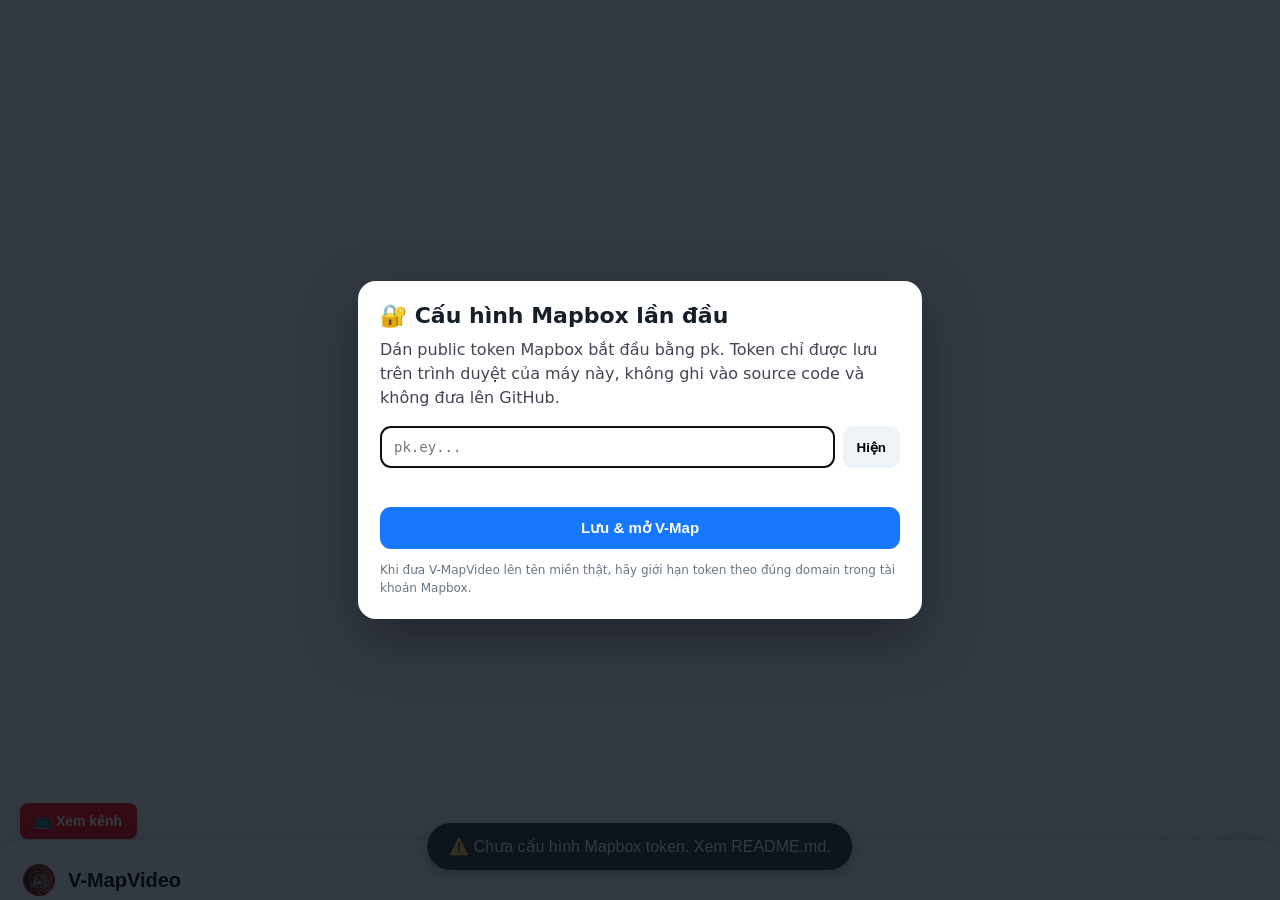
<file: index.html>
<!DOCTYPE html>
<html lang="vi">
<head>
    <!-- V-MAPVIDEO V29.3 SAFE SATELLITE PRELOAD — V28 GPS behavior preserved -->
    <meta charset="utf-8" />
    <title>V-MapVideo | V29.3 Safe Satellite Preload</title>
    <meta name="viewport" content="width=device-width, initial-scale=1.0, user-scalable=no, viewport-fit=cover">
    <meta name="apple-mobile-web-app-capable" content="yes">
    <meta name="apple-mobile-web-app-status-bar-style" content="black-translucent">
    <meta name="apple-mobile-web-app-title" content="V-MapVideo">
    <link rel="apple-touch-icon" href="apple-touch-icon.png">
    <meta http-equiv="Cache-Control" content="max-age=3600">
    <meta name="theme-color" content="#3386c0">
    <link rel="icon" href="logo.png" type="image/png">
    <meta name="description" content="Khám phá Sài Gòn qua video flycam sống động. Tìm đường, khám phá địa điểm và trải nghiệm thành phố từ một góc nhìn hoàn toàn mới.">
    <meta property="og:type" content="website">
    <meta property="og:url" content="https://your-domain.com/v-mapvideo/">
    <meta property="og:title" content="V-MapVideo | Khám phá Sài Gòn qua Flycam">
    <meta property="og:description" content="Tìm đường, khám phá địa điểm và trải nghiệm thành phố từ một góc nhìn hoàn toàn mới.">
    <meta property="og:image" content="https://your-domain.com/v-mapvideo/preview.jpg">
    <meta property="twitter:card" content="summary_large_image">
    <meta property="twitter:url" content="https://your-domain.com/v-mapvideo/">
    <meta property="twitter:title" content="V-MapVideo | Khám phá Sài Gòn qua Flycam">
    <meta property="twitter:description" content="Tìm đường, khám phá địa điểm và trải nghiệm thành phố từ một góc nhìn hoàn toàn mới.">
    <meta property="twitter:image" content="https://your-domain.com/v-mapvideo/preview.jpg">
    <link href="https://api.mapbox.com/mapbox-gl-js/v3.29.0/mapbox-gl.css" rel="stylesheet">
    <link href="https://api.mapbox.com/mapbox-gl-js/plugins/mapbox-gl-directions/v4.1.1/mapbox-gl-directions.css" rel="stylesheet">
    <link rel="stylesheet" href="style.css?v=29s">
    <link rel="stylesheet" href="mobile-patch.css?v=28e">
</head>
<body>
    <div id="toast-message"></div>
    <div id="loader" class="loader-overlay"><div class="loader-spinner"></div></div>
    <div class="map-container" id="mapContainer">
        <div class="top-bar" id="directions-container"></div>
        <div id="map"></div>
        <div id="custom-popup" class="custom-popup">
            <img id="flycam-icon" src="DRONE.png" alt="Flycam Icon">
            <div id="custom-popup-content"></div>
        </div>
        <div id="ripple-effect"></div>
        <div class="youtube-links-overlay">
            <a href="https://youtube.com/@dunguyen-r3v" target="_blank" rel="noopener noreferrer">📺 Xem kênh</a>
            <a href="https://www.youtube.com/@dunguyen-r3v?sub_confirmation=1" target="_blank" rel="noopener noreferrer">🔔 Đăng ký</a>
        </div>
        <div id="showDirectionsBtnWrapper" class="fab-btn-wrapper">
            <button class="fab-btn" id="showDirectionsBtn" aria-label="Tìm đường">
                <svg width="24" height="24" viewBox="0 0 24 24" fill="white"><path d="M22.43 10.59 13.41 1.57c-.79-.79-2.05-.79-2.84 0L1.57 10.59c-.79-.79-.79 2.05 0 2.84l9.02 9.02c.79.79 2.05.79 2.84 0l9.02-9.02c.78-.79.78-2.05-.02-2.84zM12 17.5c-.83 0-1.5-.67-1.5-1.5s.67-1.5 1.5-1.5 1.5.67 1.5 1.5-.67 1.5-1.5 1.5zm1.5-4.5H12v-1h1.5V9h-3v6h1.5v-2z"></path></svg>
            </button>
        </div>
        <div id="locateUserBtnWrapper" class="fab-btn-wrapper">
            <button class="fab-btn" id="locateUserBtn" aria-label="Định vị của bạn">
                <svg width="24" height="24" viewBox="0 0 24 24" fill="#3386c0"><path d="M12 8c-2.21 0-4 1.79-4 4s1.79 4 4 4 4-1.79 4-4-1.79-4-4-4zm8.94 3c-.46-4.17-3.77-7.48-7.94-7.94V1h-2v2.06C6.83 3.52 3.52 6.83 3.06 11H1v2h2.06c.46 4.17 3.77 7.48 7.94 7.94V23h2v-2.06c4.17-.46 7.48-3.77 7.94-7.94H23v-2h-2.06zM12 19c-3.87 0-7-3.13-7-7s3.13 7 7 7 7-3.13 7-7-3.13-7-7-7z"></path></svg>
            </button>
        </div>
        <div id="toggle3DBtnWrapper" class="fab-btn-wrapper">
            <button class="fab-btn" id="toggleSatelliteBtn" type="button" aria-label="Chuyển sang bản đồ vệ tinh" aria-pressed="false" title="Bản đồ vệ tinh" disabled>🛰️</button>
            <button class="fab-btn" id="toggle3DBtn" type="button" aria-label="Chuyển đổi 2D/3D">3D</button>
        </div>
        <div class="bottom-panel" id="bottomPanel">
            <div class="panel-header">
                <div class="panel-handle"></div>
                <div class="logo"><img src="logo.png" alt="Logo V-MapVideo" style="width: 32px; height: 32px; border-radius: 50%; margin-right: 10px; background: white; padding: 3px;"><h2 style="margin: 0; font-size: 20px;">V-MapVideo</h2></div>
            </div>
            <div class="panel-content">
                <div class="section-title">Khám phá các địa điểm</div>
                <div class="search-bar-container"><input type="text" id="searchInput" placeholder="🔎 Tìm nhanh địa điểm..."></div>
                <div id="locationsList"></div>
                <div class="section-title">Điều khiển lộ trình</div>
                <div class="controls-grid">
                    <button id="clearRouteBtn">❌ Xóa tuyến</button>
                    <a class="tool-link-btn" href="gps-timeline-tool.html" target="_blank" rel="noopener noreferrer">🧭 Công cụ GPS → Timeline</a>
                </div>
            </div>
        </div>
    </div>
    <!-- V29 complete: first-run token setup stored only in this browser. -->
    <script src="mapbox-token-runtime.js?v=29c"></script>
    <script src="https://api.mapbox.com/mapbox-gl-js/v3.29.0/mapbox-gl.js"></script>
    <script src="https://api.mapbox.com/mapbox-gl-js/plugins/mapbox-gl-directions/v4.1.1/mapbox-gl-directions.js"></script>
    <script src="route-video-config.js?v=28e"></script>
    <script src="gps-video-library.js?v=28e"></script>
    <script src="security-patch.js?v=28e"></script>
    <script src="vmap-runtime-bridge.js?v=28e"></script>
    <script src="script.js?v=29s"></script>
    <script src="satellite-layer-toggle.js?v=293p"></script>
    <script src="gps-route-overlay.js?v=28e"></script>
</body>
</html>
</file>
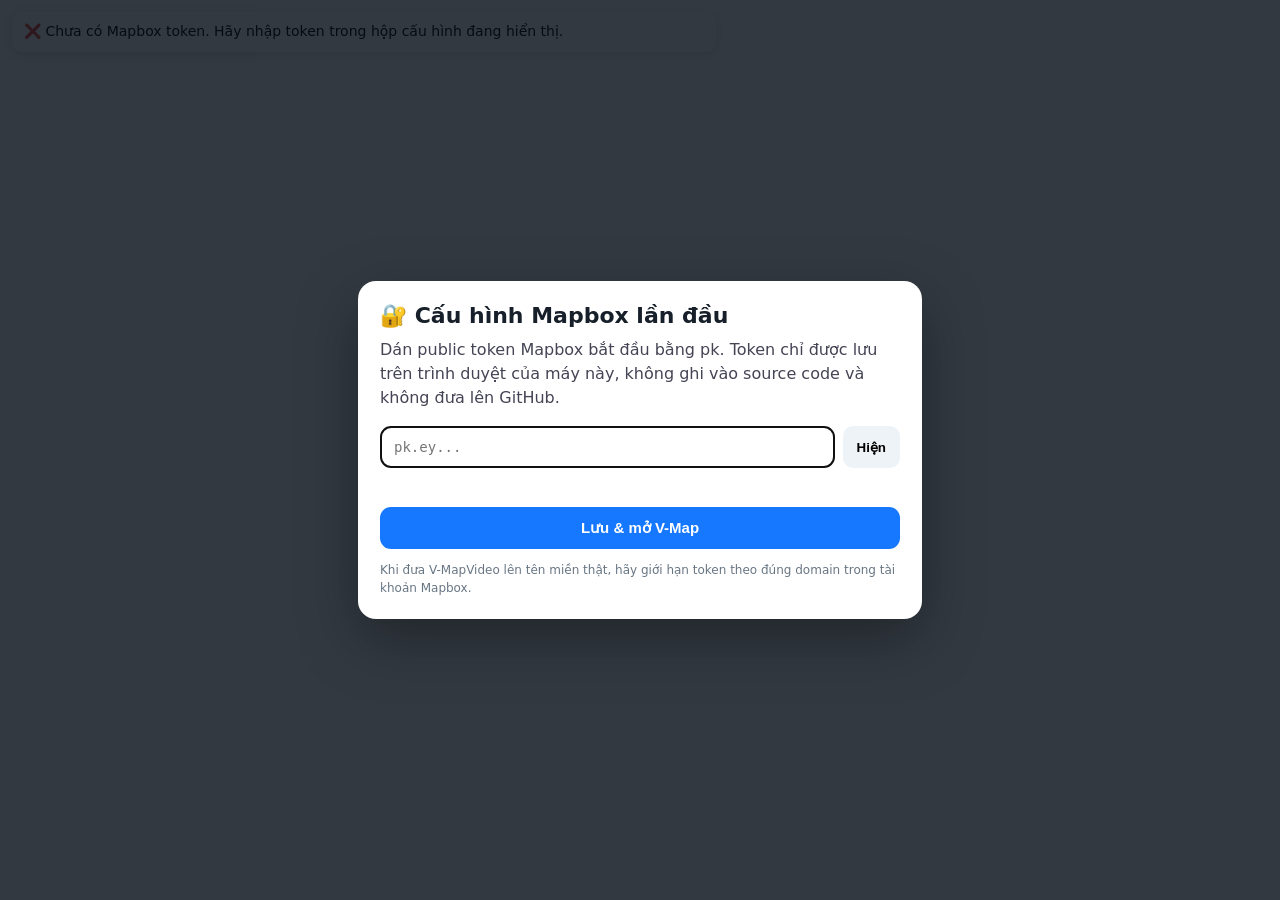
<file: gps-route-test.html>
<!doctype html>
<html lang="vi">
<head>
  <meta charset="utf-8" />
  <meta name="viewport" content="width=device-width,initial-scale=1,viewport-fit=cover" />
  <title>V-MapVideo GPS Route Test</title>
  <link href="https://api.mapbox.com/mapbox-gl-js/v3.29.0/mapbox-gl.css" rel="stylesheet" />
  <script src="https://api.mapbox.com/mapbox-gl-js/v3.29.0/mapbox-gl.js"></script>
  <style>
    html,body,#map{margin:0;width:100%;height:100%;height:100dvh}
    .status{position:absolute;z-index:5;top:12px;left:12px;right:12px;max-width:680px;background:#fff;padding:10px 12px;border-radius:10px;font:14px/1.4 system-ui;box-shadow:0 2px 12px #0002}
    .route-video-popup{font:13px/1.4 system-ui;min-width:280px}.route-video-popup iframe{width:100%;aspect-ratio:16/9;border:0;margin-top:8px}.route-video-popup a{display:block;margin-top:8px}
  </style>
</head>
<body>
  <div id="map"></div>
  <div id="status" class="status">Đang tải tuyến GPS…</div>
<script src="mapbox-token-runtime.js?v=29c"></script>
<script>
const statusEl=document.getElementById('status');
const configuredToken=typeof window.VMAP_MAPBOX_TOKEN==='string'?window.VMAP_MAPBOX_TOKEN.trim():'';
if(!configuredToken.startsWith('pk.')){
  statusEl.textContent='❌ Chưa có Mapbox token. Hãy nhập token trong hộp cấu hình đang hiển thị.';
  throw new Error('Thiếu window.VMAP_MAPBOX_TOKEN trong mapbox-token.js');
}
mapboxgl.accessToken=configuredToken;
const TEST_VIDEO_ID='J5nzuOoTjMA';
const map=new mapboxgl.Map({container:'map',style:'mapbox://styles/taladu/cml928jj3004c01s95ns59gwa',center:[106.8049058,10.8295125],zoom:16});
function coordsOf(p){return Array.isArray(p.coords)?[+p.coords[0],+p.coords[1]]:[+p.lng,+p.lat]}
function rawTime(p){return Math.max(0,Number(p.tRaw??p.rawTime??p.t??p.time??0)||0)}
function hav(a,b){const R=6371000,r=d=>d*Math.PI/180,dLat=r(b[1]-a[1]),dLng=r(b[0]-a[0]),l1=r(a[1]),l2=r(b[1]);const h=Math.sin(dLat/2)**2+Math.cos(l1)*Math.cos(l2)*Math.sin(dLng/2)**2;return 2*R*Math.asin(Math.sqrt(h))}
function fmt(s){s=Math.floor(Math.max(0,s));return `${Math.floor(s/60)}:${String(s%60).padStart(2,'0')}`}
async function init(){
  const res=await fetch('route-videos.json',{cache:'no-store'}); if(!res.ok) throw new Error('HTTP '+res.status);
  const data=await res.json(); const routes=Array.isArray(data)?data:(data.routes||[]); const route=routes.find(r=>r&&r.enabled!==false&&Array.isArray(r.points)&&r.points.length>1);
  if(!route) throw new Error('Không tìm thấy tuyến GPS hợp lệ');
  const pts=route.points.map(coordsOf).filter(c=>Number.isFinite(c[0])&&Number.isFinite(c[1]));
  route.youtube=TEST_VIDEO_ID;
  const geo={type:'Feature',properties:{},geometry:{type:'LineString',coordinates:pts}};
  map.addSource('gps-test',{type:'geojson',data:geo});
  map.addLayer({id:'gps-test-line-hit',type:'line',source:'gps-test',paint:{'line-color':'rgba(0,0,0,0)','line-width':24}});
  map.addLayer({id:'gps-test-line',type:'line',source:'gps-test',paint:{'line-color':'#ff2d55','line-width':7,'line-opacity':0.9}});
  new mapboxgl.Marker({color:'#00a86b'}).setLngLat(pts[0]).setPopup(new mapboxgl.Popup().setText('GPS bắt đầu')).addTo(map);
  new mapboxgl.Marker({color:'#7b2cbf'}).setLngLat(pts[pts.length-1]).setPopup(new mapboxgl.Popup().setText('GPS kết thúc')).addTo(map);
  const bounds=pts.reduce((b,c)=>b.extend(c),new mapboxgl.LngLatBounds(pts[0],pts[0])); map.fitBounds(bounds,{padding:70,duration:0,maxZoom:17});
  statusEl.textContent=`TEST GPS: ${route.name||route.id||'Tuyến'} • ${route.points.length} điểm • bấm trực tiếp vào VỆT HỒNG để mở YouTube đúng giây.`;
  map.on('mouseenter','gps-test-line-hit',()=>map.getCanvas().style.cursor='pointer'); map.on('mouseleave','gps-test-line-hit',()=>map.getCanvas().style.cursor='');
  map.on('click','gps-test-line-hit',e=>{
    const click=[e.lngLat.lng,e.lngLat.lat]; let best=null;
    route.points.forEach((p,i)=>{const c=coordsOf(p); const d=hav(click,c); if(!best||d<best.d) best={p,i,c,d};});
    const t=rawTime(best.p); const embed=`https://www.youtube.com/embed/${TEST_VIDEO_ID}?start=${Math.floor(t)}&autoplay=1&playsinline=1&rel=0`; const watch=`https://www.youtube.com/watch?v=${TEST_VIDEO_ID}&t=${Math.floor(t)}s`;
    new mapboxgl.Popup({maxWidth:'380px'}).setLngLat(best.c).setHTML(`<div class="route-video-popup"><b>🎬 GPS → YouTube ${fmt(t)}</b><br>Điểm #${best.i+1} • lệch ${Math.round(best.d)} m<iframe src="${embed}" allow="autoplay; encrypted-media; picture-in-picture" allowfullscreen></iframe><a href="${watch}" target="_blank" rel="noopener">Mở đúng đoạn ${fmt(t)} trên YouTube ↗</a></div>`).addTo(map);
  });
}
map.on('load',()=>init().catch(err=>{console.error(err);statusEl.textContent='❌ '+err.message}));
</script>
</body>
</html>
</file>
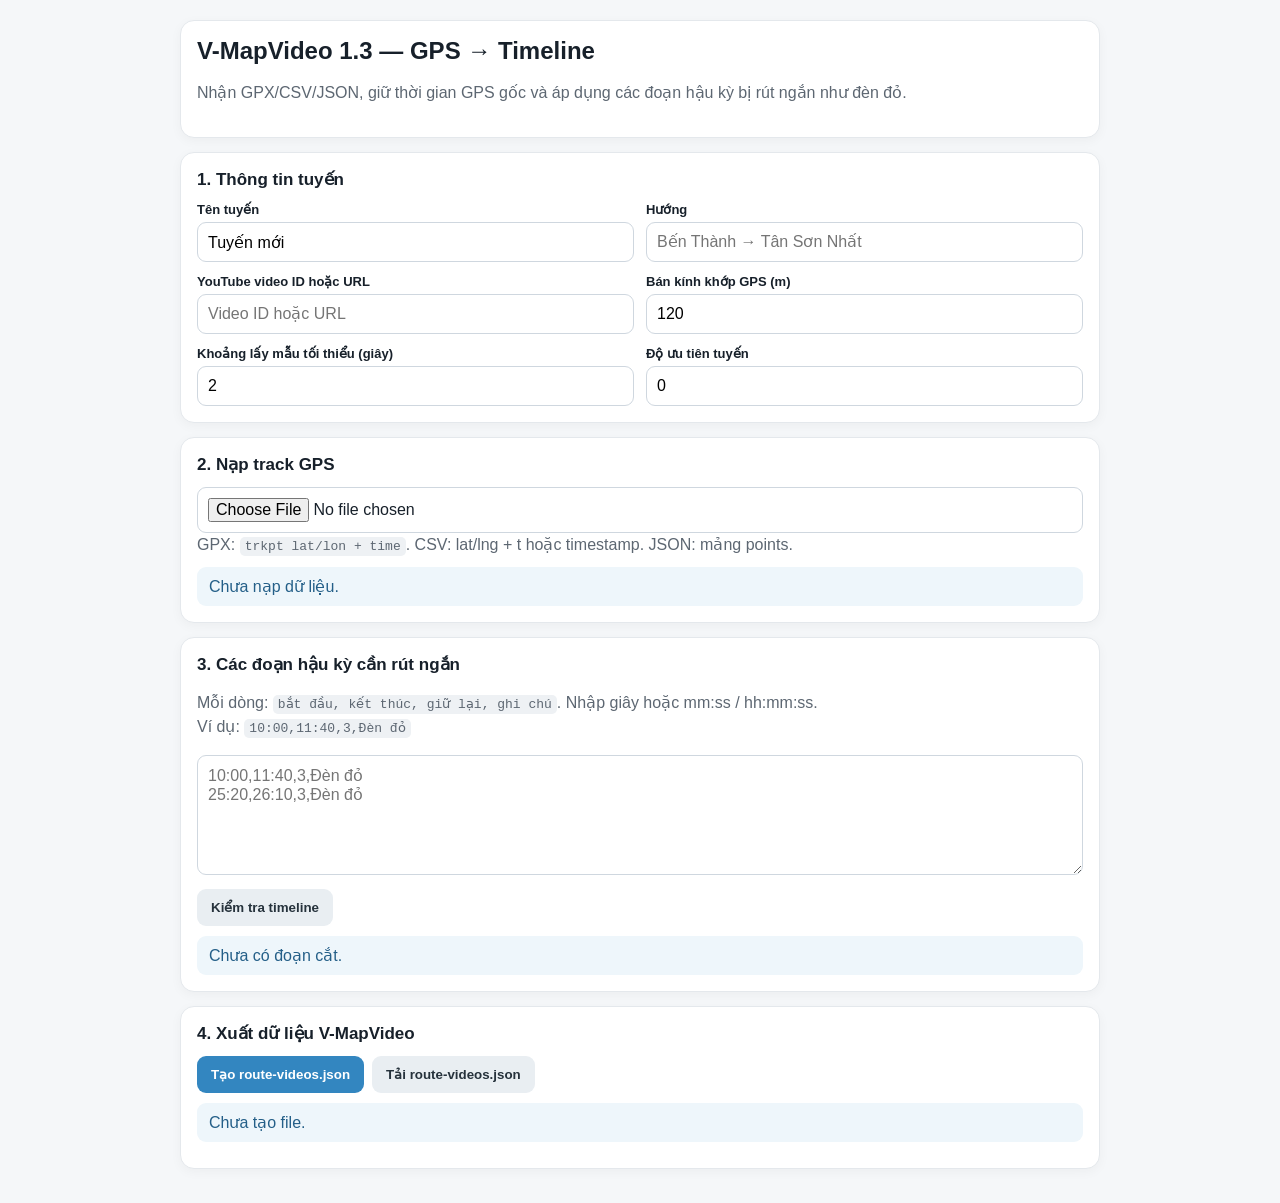
<file: gps-timeline-tool.html>
<!DOCTYPE html>
<html lang="vi">
<head>
<meta charset="utf-8"><meta name="viewport" content="width=device-width,initial-scale=1">
<title>V-MapVideo 1.3 | GPS → Timeline</title>
<style>
:root{font-family:-apple-system,BlinkMacSystemFont,"Segoe UI",Roboto,Arial,sans-serif;color:#17202a}
*{box-sizing:border-box}body{margin:0;background:#f5f7f9}main{max-width:960px;margin:auto;padding:20px}
.card{background:#fff;border:1px solid #e4e8ec;border-radius:14px;padding:16px;margin-bottom:14px;box-shadow:0 3px 12px rgba(0,0,0,.04)}
h1{font-size:24px;margin:0 0 6px}h2{font-size:17px;margin:0 0 12px}p,.help{color:#5d6772;line-height:1.5}
.grid{display:grid;grid-template-columns:repeat(2,minmax(0,1fr));gap:12px}label{display:block;font-size:13px;font-weight:700;margin-bottom:5px}
input,textarea{width:100%;border:1px solid #cfd7df;border-radius:9px;padding:10px;font:inherit}textarea{min-height:120px;resize:vertical}
button{border:0;border-radius:9px;padding:11px 14px;font-weight:800;cursor:pointer}.primary{background:#3386c0;color:#fff}.secondary{background:#e9eef2;color:#26323c}
.actions{display:flex;flex-wrap:wrap;gap:8px;margin-top:10px}.status{padding:10px 12px;border-radius:9px;background:#eef6fb;color:#245f88;margin-top:10px;white-space:pre-wrap}
.warn{background:#fff6df;color:#795b00}.ok{background:#eaf7ee;color:#236a36}code{background:#eef1f4;padding:2px 5px;border-radius:5px}
table{width:100%;border-collapse:collapse;font-size:13px}th,td{border-bottom:1px solid #edf0f2;padding:8px;text-align:left}
@media(max-width:680px){.grid{grid-template-columns:1fr}}
</style></head>
<body><main>
<div class="card"><h1>V-MapVideo 1.3 — GPS → Timeline</h1>
<p>Nhận GPX/CSV/JSON, giữ thời gian GPS gốc và áp dụng các đoạn hậu kỳ bị rút ngắn như đèn đỏ.</p></div>

<div class="card"><h2>1. Thông tin tuyến</h2><div class="grid">
<div><label>Tên tuyến</label><input id="routeName" value="Tuyến mới"></div>
<div><label>Hướng</label><input id="direction" placeholder="Bến Thành → Tân Sơn Nhất"></div>
<div><label>YouTube video ID hoặc URL</label><input id="youtube" placeholder="Video ID hoặc URL"></div>
<div><label>Bán kính khớp GPS (m)</label><input id="radius" type="number" min="20" max="1000" value="120"></div>
<div><label>Khoảng lấy mẫu tối thiểu (giây)</label><input id="sampleSeconds" type="number" min="0" step="0.5" value="2"></div>
<div><label>Độ ưu tiên tuyến</label><input id="priority" type="number" value="0"></div>
</div></div>

<div class="card"><h2>2. Nạp track GPS</h2>
<input id="gpsFile" type="file" accept=".gpx,.csv,.json,text/csv,application/gpx+xml,application/json">
<div class="help">GPX: <code>trkpt lat/lon + time</code>. CSV: lat/lng + t hoặc timestamp. JSON: mảng points.</div>
<div id="gpsStatus" class="status">Chưa nạp dữ liệu.</div></div>

<div class="card"><h2>3. Các đoạn hậu kỳ cần rút ngắn</h2>
<p class="help">Mỗi dòng: <code>bắt đầu, kết thúc, giữ lại, ghi chú</code>. Nhập giây hoặc mm:ss / hh:mm:ss.<br>Ví dụ: <code>10:00,11:40,3,Đèn đỏ</code></p>
<textarea id="edits" placeholder="10:00,11:40,3,Đèn đỏ&#10;25:20,26:10,3,Đèn đỏ"></textarea>
<div class="actions"><button class="secondary" id="previewBtn">Kiểm tra timeline</button></div>
<div id="editStatus" class="status">Chưa có đoạn cắt.</div></div>

<div class="card"><h2>4. Xuất dữ liệu V-MapVideo</h2>
<div class="actions"><button class="primary" id="buildBtn">Tạo route-videos.json</button>
<button class="secondary" id="downloadBtn" disabled>Tải route-videos.json</button></div>
<div id="buildStatus" class="status">Chưa tạo file.</div><div id="previewWrap" style="overflow:auto;margin-top:10px"></div></div>
</main>
<script>
(()=>{
let rawPoints=[],generatedJson=null;const $=id=>document.getElementById(id);
function parseTimeValue(value){if(typeof value==='number')return value;const s=String(value??'').trim();if(!s)return NaN;if(/^\d+(\.\d+)?$/.test(s))return Number(s);const parts=s.split(':').map(Number);if(parts.length===2&&parts.every(Number.isFinite))return parts[0]*60+parts[1];if(parts.length===3&&parts.every(Number.isFinite))return parts[0]*3600+parts[1]*60+parts[2];const ms=Date.parse(s);return Number.isFinite(ms)?ms/1000:NaN}
function normalizeEdits(edits){const sorted=edits.slice().sort((a,b)=>a.start-b.start);for(let i=0;i<sorted.length;i++){const e=sorted[i];if(![e.start,e.end,e.keepSeconds].every(Number.isFinite))throw new Error(`Đoạn #${i+1}: thời gian không hợp lệ.`);if(e.start<0||e.end<=e.start)throw new Error(`Đoạn #${i+1}: end phải lớn hơn start.`);if(e.keepSeconds<0||e.keepSeconds>e.end-e.start)throw new Error(`Đoạn #${i+1}: keep không hợp lệ.`);if(i&&e.start<sorted[i-1].end)throw new Error(`Đoạn #${i+1} chồng lấn đoạn trước.`)}return sorted}
function parseEdits(){const lines=$('edits').value.split(/\r?\n/).map(x=>x.trim()).filter(Boolean);return normalizeEdits(lines.map((line,index)=>{const p=line.split(',');if(p.length<3)throw new Error(`Dòng ${index+1}: cần start,end,keep.`);return{start:parseTimeValue(p[0]),end:parseTimeValue(p[1]),keepSeconds:parseTimeValue(p[2]),label:p.slice(3).join(',').trim()}}))}
function rawToVideo(t,edits){let removedBefore=0;for(const e of edits){const d=e.end-e.start,removed=d-e.keepSeconds;if(t>=e.end){removedBefore+=removed;continue}if(t>e.start&&t<e.end){const r=(t-e.start)/d;return e.start-removedBefore+r*e.keepSeconds}if(t===e.end)return e.start-removedBefore+e.keepSeconds;if(t<=e.start)break}return Math.max(0,t-removedBefore)}
function splitCSV(line){const out=[];let cur='',quote=false;for(let i=0;i<line.length;i++){const c=line[i];if(c==='"'){if(quote&&line[i+1]==='"'){cur+='"';i++}else quote=!quote}else if(c===','&&!quote){out.push(cur.trim());cur=''}else cur+=c}out.push(cur.trim());return out}
function parseCSV(text){const lines=text.split(/\r?\n/).filter(x=>x.trim());if(lines.length<2)throw new Error('CSV không đủ dữ liệu.');const headers=splitCSV(lines[0]).map(h=>h.toLowerCase().replace(/[^a-z0-9_]/g,''));const find=names=>headers.findIndex(h=>names.includes(h));const iLat=find(['lat','latitude']),iLng=find(['lng','lon','long','longitude']),iT=find(['traw','t','time','seconds','elapsed','elapsedseconds']),iStamp=find(['timestamp','datetime','date','gpstime','utc']);if(iLat<0||iLng<0||(iT<0&&iStamp<0))throw new Error('CSV cần lat/lng và t hoặc timestamp.');const rows=[];let baseAbs=null;for(let n=1;n<lines.length;n++){const c=splitCSV(lines[n]),lat=Number(c[iLat]),lng=Number(c[iLng]);if(!Number.isFinite(lat)||!Number.isFinite(lng))continue;let t;if(iT>=0)t=parseTimeValue(c[iT]);else{const abs=parseTimeValue(c[iStamp]);if(!Number.isFinite(abs))continue;if(baseAbs===null)baseAbs=abs;t=abs-baseAbs}if(Number.isFinite(t)&&t>=0)rows.push({lng,lat,tRaw:t})}return rows}
function parseGPX(text){const xml=new DOMParser().parseFromString(text,'application/xml');if(xml.querySelector('parsererror'))throw new Error('GPX/XML không hợp lệ.');const pts=[...xml.querySelectorAll('trkpt, rtept')];if(!pts.length)throw new Error('Không có trkpt/rtept.');let baseMs=null;const out=[];pts.forEach((pt,index)=>{const lat=Number(pt.getAttribute('lat')),lng=Number(pt.getAttribute('lon'));if(!Number.isFinite(lat)||!Number.isFinite(lng))return;const tt=pt.querySelector('time')?.textContent?.trim();let tRaw;if(tt){const ms=Date.parse(tt);if(Number.isFinite(ms)){if(baseMs===null)baseMs=ms;tRaw=(ms-baseMs)/1000}}if(!Number.isFinite(tRaw))tRaw=index;out.push({lng,lat,tRaw:Math.max(0,tRaw)})});return out}
function parseJSON(text){const data=JSON.parse(text);const points=Array.isArray(data)?data:(Array.isArray(data.points)?data.points:data.routes?.[0]?.points);if(!Array.isArray(points))throw new Error('JSON không có points.');return points.map(p=>({lng:Number(p.lng??p.coords?.[0]),lat:Number(p.lat??p.coords?.[1]),tRaw:Number(p.tRaw??p.rawTime??p.t??p.time)})).filter(p=>[p.lng,p.lat,p.tRaw].every(Number.isFinite)&&p.tRaw>=0)}
function samplePoints(points,seconds){if(!points.length||!Number.isFinite(seconds)||seconds<=0)return points.slice();const sorted=points.slice().sort((a,b)=>a.tRaw-b.tRaw),out=[sorted[0]];let last=sorted[0].tRaw;for(let i=1;i<sorted.length-1;i++){if(sorted[i].tRaw-last>=seconds){out.push(sorted[i]);last=sorted[i].tRaw}}if(sorted.length>1&&out[out.length-1]!==sorted.at(-1))out.push(sorted.at(-1));return out}
$('gpsFile').addEventListener('change',async e=>{const file=e.target.files?.[0];if(!file)return;try{const text=await file.text(),name=file.name.toLowerCase();if(name.endsWith('.gpx'))rawPoints=parseGPX(text);else if(name.endsWith('.csv'))rawPoints=parseCSV(text);else if(name.endsWith('.json'))rawPoints=parseJSON(text);else throw new Error('Chỉ hỗ trợ GPX, CSV, JSON.');if(rawPoints.length<2)throw new Error('Cần ít nhất 2 điểm GPS.');rawPoints.sort((a,b)=>a.tRaw-b.tRaw);$('gpsStatus').className='status ok';$('gpsStatus').textContent=`Đã nạp ${rawPoints.length} điểm. Thời lượng gốc ${rawPoints.at(-1).tRaw.toFixed(1)} giây.`}catch(err){rawPoints=[];$('gpsStatus').className='status warn';$('gpsStatus').textContent='Lỗi: '+err.message}});
$('previewBtn').addEventListener('click',()=>{try{const edits=parseEdits(),rawEnd=rawPoints.length?rawPoints.at(-1).tRaw:0,videoEnd=rawToVideo(rawEnd,edits);$('editStatus').className='status ok';$('editStatus').textContent=edits.length?`Hợp lệ: ${edits.length} đoạn. Rút khoảng ${(rawEnd-videoEnd).toFixed(1)} giây. Timeline cuối ${videoEnd.toFixed(1)} giây.`:'Không có đoạn cắt.'}catch(err){$('editStatus').className='status warn';$('editStatus').textContent='Lỗi: '+err.message}});
$('buildBtn').addEventListener('click',()=>{try{if(rawPoints.length<2)throw new Error('Hãy nạp GPS trước.');const edits=parseEdits(),points=samplePoints(rawPoints,Number($('sampleSeconds').value)),name=$('routeName').value.trim()||'Tuyến mới',slug=name.normalize('NFD').replace(/[\u0300-\u036f]/g,'').toLowerCase().replace(/[^a-z0-9]+/g,'-').replace(/^-|-$/g,'')||'route';const route={id:slug,name,direction:$('direction').value.trim(),enabled:true,priority:Number($('priority').value)||0,youtube:$('youtube').value.trim(),matchRadiusMeters:Math.max(20,Number($('radius').value)||120),timelineEdits:edits,points};generatedJson={version:'1.3',timeUnit:'seconds',note:'Generated by V-MapVideo GPS Timeline Tool. points.tRaw = GPS gốc; timelineEdits = hậu kỳ.',routes:[route]};const endRaw=points.at(-1).tRaw,endVideo=rawToVideo(endRaw,edits);$('buildStatus').className='status ok';$('buildStatus').textContent=`Đã tạo ${points.length} điểm, ${edits.length} đoạn hậu kỳ. ${endRaw.toFixed(1)}s → ~${endVideo.toFixed(1)}s.`;$('downloadBtn').disabled=false;const rows=points.slice(0,8).map(p=>`<tr><td>${p.lat.toFixed(6)}</td><td>${p.lng.toFixed(6)}</td><td>${p.tRaw.toFixed(1)}</td><td>${rawToVideo(p.tRaw,edits).toFixed(1)}</td></tr>`).join('');$('previewWrap').innerHTML=`<table><thead><tr><th>Lat</th><th>Lng</th><th>GPS gốc</th><th>Video sau cắt</th></tr></thead><tbody>${rows}</tbody></table>`}catch(err){generatedJson=null;$('downloadBtn').disabled=true;$('buildStatus').className='status warn';$('buildStatus').textContent='Lỗi: '+err.message}});
$('downloadBtn').addEventListener('click',()=>{if(!generatedJson)return;const blob=new Blob([JSON.stringify(generatedJson,null,2)],{type:'application/json;charset=utf-8'}),url=URL.createObjectURL(blob),a=document.createElement('a');a.href=url;a.download='route-videos.json';a.click();setTimeout(()=>URL.revokeObjectURL(url),1000)});
})();
</script></body></html>
</file>
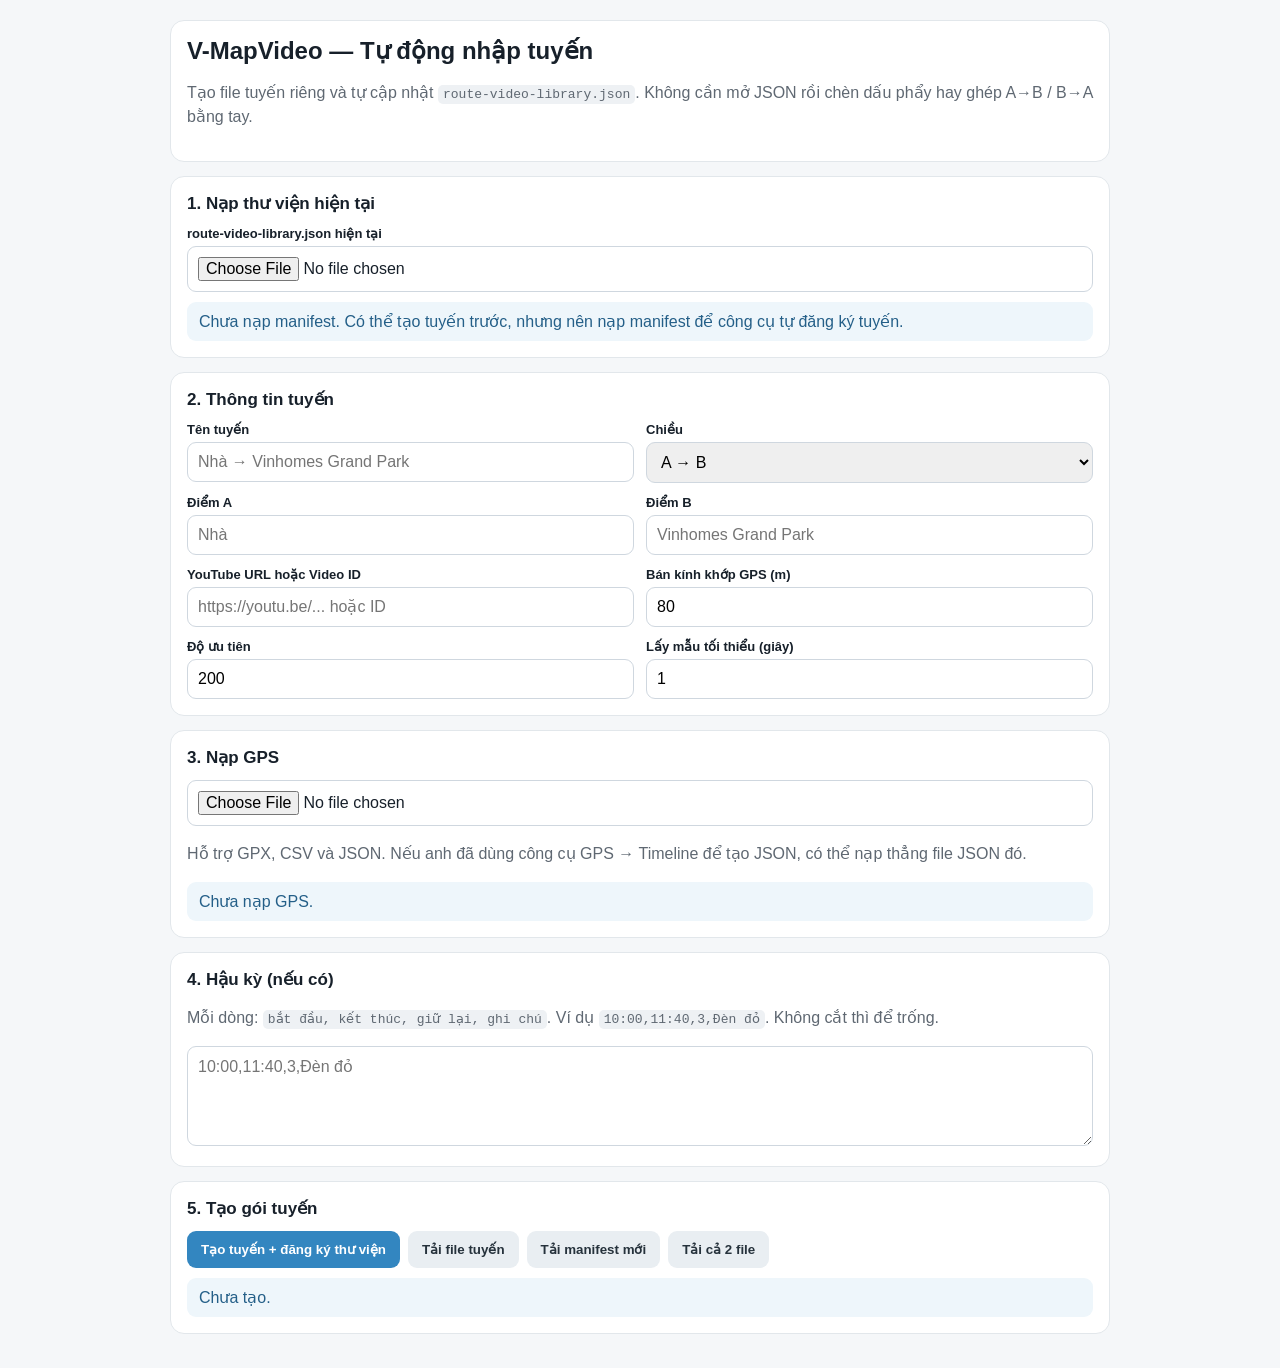
<file: route-import-automation.html>
<!DOCTYPE html>
<html lang="vi">
<head>
<meta charset="utf-8">
<meta name="viewport" content="width=device-width,initial-scale=1">
<title>V-MapVideo | Tự động nhập tuyến</title>
<style>
:root{font-family:-apple-system,BlinkMacSystemFont,"Segoe UI",Roboto,Arial,sans-serif;color:#17202a}
*{box-sizing:border-box}body{margin:0;background:#f5f7f9}main{max-width:980px;margin:auto;padding:20px}
.card{background:#fff;border:1px solid #e2e7eb;border-radius:14px;padding:16px;margin-bottom:14px}
h1{font-size:24px;margin:0 0 6px}h2{font-size:17px;margin:0 0 12px}p,.help{color:#5f6872;line-height:1.5}
.grid{display:grid;grid-template-columns:repeat(2,minmax(0,1fr));gap:12px}label{display:block;font-size:13px;font-weight:700;margin-bottom:5px}
input,select,textarea{width:100%;border:1px solid #cfd7df;border-radius:9px;padding:10px;font:inherit}textarea{min-height:100px;resize:vertical}
.actions{display:flex;gap:8px;flex-wrap:wrap;margin-top:10px}button{border:0;border-radius:9px;padding:11px 14px;font-weight:800;cursor:pointer}.primary{background:#3386c0;color:#fff}.secondary{background:#e9eef2;color:#26323c}.danger{background:#fff1f0;color:#9b2c2c}
.status{padding:10px 12px;border-radius:9px;background:#eef6fb;color:#245f88;margin-top:10px;white-space:pre-wrap}.ok{background:#eaf7ee;color:#236a36}.warn{background:#fff6df;color:#795b00}
code{background:#eef1f4;padding:2px 5px;border-radius:5px}.summary{display:grid;grid-template-columns:repeat(3,minmax(0,1fr));gap:10px}.metric{background:#f7f9fb;border-radius:10px;padding:12px}.metric b{display:block;font-size:18px;margin-top:4px}
@media(max-width:680px){.grid,.summary{grid-template-columns:1fr}}
</style>
</head>
<body><main>
<div class="card"><h1>V-MapVideo — Tự động nhập tuyến</h1><p>Tạo file tuyến riêng và tự cập nhật <code>route-video-library.json</code>. Không cần mở JSON rồi chèn dấu phẩy hay ghép A→B / B→A bằng tay.</p></div>

<div class="card"><h2>1. Nạp thư viện hiện tại</h2>
<label>route-video-library.json hiện tại</label><input id="manifestFile" type="file" accept=".json,application/json">
<div id="manifestStatus" class="status">Chưa nạp manifest. Có thể tạo tuyến trước, nhưng nên nạp manifest để công cụ tự đăng ký tuyến.</div></div>

<div class="card"><h2>2. Thông tin tuyến</h2><div class="grid">
<div><label>Tên tuyến</label><input id="routeName" placeholder="Nhà → Vinhomes Grand Park"></div>
<div><label>Chiều</label><select id="directionMode"><option value="A-B">A → B</option><option value="B-A">B → A</option><option value="custom">Tùy chỉnh</option></select></div>
<div><label>Điểm A</label><input id="pointA" placeholder="Nhà"></div>
<div><label>Điểm B</label><input id="pointB" placeholder="Vinhomes Grand Park"></div>
<div><label>YouTube URL hoặc Video ID</label><input id="youtube" placeholder="https://youtu.be/... hoặc ID"></div>
<div><label>Bán kính khớp GPS (m)</label><input id="radius" type="number" min="20" max="1000" value="80"></div>
<div><label>Độ ưu tiên</label><input id="priority" type="number" value="200"></div>
<div><label>Lấy mẫu tối thiểu (giây)</label><input id="sampleSeconds" type="number" min="0" step="0.5" value="1"></div>
</div></div>

<div class="card"><h2>3. Nạp GPS</h2>
<input id="gpsFile" type="file" accept=".gpx,.csv,.json,text/csv,application/gpx+xml,application/json">
<p class="help">Hỗ trợ GPX, CSV và JSON. Nếu anh đã dùng công cụ GPS → Timeline để tạo JSON, có thể nạp thẳng file JSON đó.</p>
<div id="gpsStatus" class="status">Chưa nạp GPS.</div></div>

<div class="card"><h2>4. Hậu kỳ (nếu có)</h2>
<p class="help">Mỗi dòng: <code>bắt đầu, kết thúc, giữ lại, ghi chú</code>. Ví dụ <code>10:00,11:40,3,Đèn đỏ</code>. Không cắt thì để trống.</p>
<textarea id="edits" placeholder="10:00,11:40,3,Đèn đỏ"></textarea></div>

<div class="card"><h2>5. Tạo gói tuyến</h2>
<div class="actions"><button class="primary" id="buildBtn">Tạo tuyến + đăng ký thư viện</button><button class="secondary" id="downloadRoute" disabled>Tải file tuyến</button><button class="secondary" id="downloadManifest" disabled>Tải manifest mới</button><button class="secondary" id="downloadBoth" disabled>Tải cả 2 file</button></div>
<div id="buildStatus" class="status">Chưa tạo.</div><div id="summary"></div></div>

<script>
(()=>{
const $=id=>document.getElementById(id);let manifest=null,rawPoints=[],generatedRoute=null,generatedManifest=null,routeFilename='';
function slugify(s){return String(s||'').normalize('NFD').replace(/[\u0300-\u036f]/g,'').toLowerCase().replace(/[^a-z0-9]+/g,'-').replace(/^-|-$/g,'')||'route'}
function parseTime(v){if(typeof v==='number')return v;const s=String(v??'').trim();if(!s)return NaN;if(/^\d+(\.\d+)?$/.test(s))return Number(s);const p=s.split(':').map(Number);if(p.length===2&&p.every(Number.isFinite))return p[0]*60+p[1];if(p.length===3&&p.every(Number.isFinite))return p[0]*3600+p[1]*60+p[2];const ms=Date.parse(s);return Number.isFinite(ms)?ms/1000:NaN}
function splitCSV(line){const out=[];let cur='',q=false;for(let i=0;i<line.length;i++){const c=line[i];if(c==='"'){if(q&&line[i+1]==='"'){cur+='"';i++}else q=!q}else if(c===','&&!q){out.push(cur.trim());cur=''}else cur+=c}out.push(cur.trim());return out}
function parseCSV(text){const lines=text.split(/\r?\n/).filter(x=>x.trim());if(lines.length<2)throw new Error('CSV không đủ dữ liệu.');const headers=splitCSV(lines[0]).map(h=>h.toLowerCase().replace(/[^a-z0-9_]/g,''));const find=a=>headers.findIndex(h=>a.includes(h));const iLat=find(['lat','latitude']),iLng=find(['lng','lon','long','longitude']),iT=find(['traw','t','time','seconds','elapsed','elapsedseconds']),iStamp=find(['timestamp','datetime','date','gpstime','utc']);if(iLat<0||iLng<0||(iT<0&&iStamp<0))throw new Error('CSV cần lat/lng và t hoặc timestamp.');let base=null;const out=[];for(let i=1;i<lines.length;i++){const c=splitCSV(lines[i]),lat=Number(c[iLat]),lng=Number(c[iLng]);if(!Number.isFinite(lat)||!Number.isFinite(lng))continue;let t;if(iT>=0)t=parseTime(c[iT]);else{const abs=parseTime(c[iStamp]);if(!Number.isFinite(abs))continue;if(base===null)base=abs;t=abs-base}if(Number.isFinite(t)&&t>=0)out.push({lng,lat,tRaw:t})}return out}
function parseGPX(text){const xml=new DOMParser().parseFromString(text,'application/xml');if(xml.querySelector('parsererror'))throw new Error('GPX không hợp lệ.');const pts=[...xml.querySelectorAll('trkpt,rtept')];if(!pts.length)throw new Error('Không có điểm GPS.');let base=null;return pts.map((pt,i)=>{const lat=Number(pt.getAttribute('lat')),lng=Number(pt.getAttribute('lon'));if(!Number.isFinite(lat)||!Number.isFinite(lng))return null;const tt=pt.querySelector('time')?.textContent?.trim();let t=i;if(tt){const ms=Date.parse(tt);if(Number.isFinite(ms)){if(base===null)base=ms;t=(ms-base)/1000}}return{lng,lat,tRaw:Math.max(0,t)}}).filter(Boolean)}
function parseJSON(text){const data=JSON.parse(text);const pts=Array.isArray(data)?data:(Array.isArray(data.points)?data.points:data.routes?.[0]?.points);if(!Array.isArray(pts))throw new Error('JSON không có points.');return pts.map(p=>({lng:Number(p.lng??p.coords?.[0]),lat:Number(p.lat??p.coords?.[1]),tRaw:Number(p.tRaw??p.rawTime??p.t??p.time)})).filter(p=>[p.lng,p.lat,p.tRaw].every(Number.isFinite)&&p.tRaw>=0)}
function parseEdits(){const lines=$('edits').value.split(/\r?\n/).map(x=>x.trim()).filter(Boolean);const arr=lines.map((line,i)=>{const p=line.split(',');if(p.length<3)throw new Error(`Hậu kỳ dòng ${i+1} chưa đủ start,end,keep.`);return{start:parseTime(p[0]),end:parseTime(p[1]),keepSeconds:parseTime(p[2]),label:p.slice(3).join(',').trim()}}).sort((a,b)=>a.start-b.start);for(let i=0;i<arr.length;i++){const e=arr[i];if(![e.start,e.end,e.keepSeconds].every(Number.isFinite)||e.start<0||e.end<=e.start||e.keepSeconds<0||e.keepSeconds>e.end-e.start)throw new Error(`Hậu kỳ dòng ${i+1} không hợp lệ.`);if(i&&e.start<arr[i-1].end)throw new Error('Các đoạn hậu kỳ bị chồng lấn.')}return arr}
function sample(points,sec){const sorted=points.slice().sort((a,b)=>a.tRaw-b.tRaw);if(!sorted.length||!Number.isFinite(sec)||sec<=0)return sorted;const out=[sorted[0]];let last=sorted[0].tRaw;for(let i=1;i<sorted.length-1;i++)if(sorted[i].tRaw-last>=sec){out.push(sorted[i]);last=sorted[i].tRaw}if(sorted.length>1&&out.at(-1)!==sorted.at(-1))out.push(sorted.at(-1));return out}
function youtubeId(v){const s=String(v||'').trim();if(!s)return '';try{const u=new URL(s);if(u.hostname.includes('youtu.be'))return u.pathname.replace(/^\//,'').split('/')[0];if(u.hostname.includes('youtube.com'))return u.searchParams.get('v')||u.pathname.split('/').filter(Boolean).pop()||s}catch(_){}return s}
function directionText(){const mode=$('directionMode').value,a=$('pointA').value.trim()||'A',b=$('pointB').value.trim()||'B';if(mode==='A-B')return `${a} → ${b}`;if(mode==='B-A')return `${b} → ${a}`;return $('routeName').value.trim()}
function download(obj,name){const blob=new Blob([JSON.stringify(obj,null,2)],{type:'application/json;charset=utf-8'}),url=URL.createObjectURL(blob),a=document.createElement('a');a.href=url;a.download=name;a.click();setTimeout(()=>URL.revokeObjectURL(url),1000)}
$('manifestFile').addEventListener('change',async e=>{const f=e.target.files?.[0];if(!f)return;try{manifest=JSON.parse(await f.text());if(!Array.isArray(manifest.sources))manifest.sources=[];$('manifestStatus').className='status ok';$('manifestStatus').textContent=`Đã nạp manifest version ${manifest.version||'?'}, có ${manifest.sources.length} nguồn.`}catch(err){manifest=null;$('manifestStatus').className='status warn';$('manifestStatus').textContent='Lỗi manifest: '+err.message}});
$('gpsFile').addEventListener('change',async e=>{const f=e.target.files?.[0];if(!f)return;try{const t=await f.text(),n=f.name.toLowerCase();rawPoints=n.endsWith('.gpx')?parseGPX(t):n.endsWith('.csv')?parseCSV(t):n.endsWith('.json')?parseJSON(t):[];if(rawPoints.length<2)throw new Error('Cần ít nhất 2 điểm GPS.');rawPoints.sort((a,b)=>a.tRaw-b.tRaw);$('gpsStatus').className='status ok';$('gpsStatus').textContent=`Đã nạp ${rawPoints.length} điểm GPS. Thời lượng ${rawPoints.at(-1).tRaw.toFixed(1)} giây.`}catch(err){rawPoints=[];$('gpsStatus').className='status warn';$('gpsStatus').textContent='Lỗi GPS: '+err.message}});
$('buildBtn').addEventListener('click',()=>{try{if(rawPoints.length<2)throw new Error('Hãy nạp GPS trước.');const name=$('routeName').value.trim()||directionText(),id=slugify(name+'-'+$('directionMode').value),points=sample(rawPoints,Number($('sampleSeconds').value)),edits=parseEdits();routeFilename=`route-videos-${id}.json`;generatedRoute={version:'1.4',timeUnit:'seconds',note:'Generated by V-MapVideo Route Import Automation.',routes:[{id,name,destinationName:$('directionMode').value==='B-A'?($('pointA').value.trim()||'A'):($('pointB').value.trim()||'B'),direction:directionText(),enabled:true,priority:Number($('priority').value)||0,youtube:youtubeId($('youtube').value),matchRadiusMeters:Math.max(20,Number($('radius').value)||80),timelineEdits:edits,points}]};const base=manifest?JSON.parse(JSON.stringify(manifest)):{version:'1.4',storageMode:'youtube-video-plus-lightweight-gps-metadata',note:'Generated by V-MapVideo Route Import Automation.',sources:[],testSources:[]};if(!Array.isArray(base.sources))base.sources=[];const src={id,file:routeFilename,enabled:true,priority:Number($('priority').value)||0};const existing=base.sources.findIndex(x=>x&&x.id===id);if(existing>=0)base.sources[existing]=src;else base.sources.push(src);base.version='1.4';generatedManifest=base;$('downloadRoute').disabled=$('downloadManifest').disabled=$('downloadBoth').disabled=false;$('buildStatus').className='status ok';$('buildStatus').textContent=`Đã tạo tuyến ${directionText()}\nFile tuyến: ${routeFilename}\nManifest: ${base.sources.length} nguồn\nKhông cần ghép route-videos.json bằng tay.`;$('summary').innerHTML=`<div class="summary"><div class="metric">Điểm GPS<b>${points.length}</b></div><div class="metric">Chiều<b>${$('directionMode').value}</b></div><div class="metric">YouTube<b>${generatedRoute.routes[0].youtube||'—'}</b></div></div>`}catch(err){generatedRoute=generatedManifest=null;$('downloadRoute').disabled=$('downloadManifest').disabled=$('downloadBoth').disabled=true;$('buildStatus').className='status warn';$('buildStatus').textContent='Lỗi: '+err.message}});
$('downloadRoute').addEventListener('click',()=>generatedRoute&&download(generatedRoute,routeFilename));
$('downloadManifest').addEventListener('click',()=>generatedManifest&&download(generatedManifest,'route-video-library.json'));
$('downloadBoth').addEventListener('click',()=>{if(!generatedRoute||!generatedManifest)return;download(generatedRoute,routeFilename);setTimeout(()=>download(generatedManifest,'route-video-library.json'),350)});
})();
</script></main></body></html>
</file>
<file: style.css>
/* V-MAPVIDEO CLEAN 1.0 — extracted verbatim from MASTER inline CSS */
html, body { scroll-behavior: smooth; } 
        body { margin: 0; padding: 0; font-family: -apple-system, BlinkMacSystemFont, "Segoe UI", Roboto, "Helvetica Neue", Arial, sans-serif; overscroll-behavior: none; } 
        .loader-overlay { position: fixed; top: 0; left: 0; width: 100%; height: 100%; background: white; display: flex; justify-content: center; align-items: center; z-index: 9999; transition: opacity 0.5s ease; } 
        .loader-spinner { border: 5px solid #f3f3f3; border-top: 5px solid #3386c0; border-radius: 50%; width: 50px; height: 50px; animation: spin 1s linear infinite; } 
        @keyframes spin { 0% { transform: rotate(0deg); } 100% { transform: rotate(360deg); } } 
        
        .map-container { position: relative; width: 100vw; height: 100vh; overflow: hidden; } 
        .map-container::after { content: ""; position: absolute; top: 0; left: 0; right: 0; bottom: 0; background: rgba(0,0,0,0.15); opacity: 0; pointer-events: none; transition: opacity 0.4s cubic-bezier(0.25, 0.8, 0.25, 1); z-index: 3; } 
        .map-container.is-dimmed::after { opacity: 1; } 

        #map { position: absolute; top: 0; bottom: 0; width: 100%; } 

        #ripple-effect {
            position: absolute; border-radius: 50%; background-color: rgba(51, 134, 192, 0.5); width: 50px; height: 50px; transform: translate(-50%, -50%) scale(0); pointer-events: none; z-index: 4; opacity: 0; 
        }
        #ripple-effect.play { animation: ripple-wave 1.5s ease-out; }
        @keyframes ripple-wave {
            0% { transform: translate(-50%, -50%) scale(0); opacity: 0.6; }
            80% { opacity: 0.3; }
            100% { transform: translate(-50%, -50%) scale(50); opacity: 0; }
        }

        .custom-popup {
            position: absolute; z-index: 5; background-color: white; border-radius: 8px; box-shadow: 0 4px 12px rgba(0,0,0,0.2); width: 280px; display: none;  opacity: 0; transition: transform 0.6s cubic-bezier(0.34, 1.56, 0.64, 1), opacity 0.6s; transform-origin: 50% 100%;
        }
        .custom-popup h3 {
            margin: 0; padding: 8px 12px; font-size: 16px; font-weight: bold; color: white; background-color: #3386c0; border-top-left-radius: 8px; border-top-right-radius: 8px;
        }
        .custom-popup .popup-actions { padding: 10px; }
        
        .custom-popup-close-btn {
            position: absolute; top: 4px; right: 8px; background: none; border: none; font-size: 24px; color: white; cursor: pointer; line-height: 1; padding: 0; z-index: 1;
        }
        
        /* CSS MỚI: Dành cho Thumbnail video */
        .youtube-placeholder {
            position: relative;
            width: 100%;
            height: 150px; /* Giữ chiều cao giống iframe cũ */
            cursor: pointer;
            background-color: #000; /* Màu nền đen */
        }
        .youtube-placeholder img {
            width: 100%;
            height: 100%;
            object-fit: cover;
            display: block;
            border: none;
            opacity: 0.8;
            transition: opacity 0.2s;
        }
        .youtube-placeholder:hover img {
            opacity: 1;
        }
        .play-button-overlay {
            position: absolute;
            top: 50%;
            left: 50%;
            transform: translate(-50%, -50%);
            width: 0;
            height: 0;
            /* Đây là CSS để vẽ hình tam giác (nút Play) */
            border-top: 18px solid transparent;
            border-bottom: 18px solid transparent;
            border-left: 28px solid rgba(255, 255, 255, 0.9);
            pointer-events: none; /* Để click chuột ăn vào thẻ cha */
            transition: transform 0.2s;
        }
        .youtube-placeholder:hover .play-button-overlay {
            transform: translate(-50%, -50%) scale(1.1);
        }

        #flycam-icon {
            position: absolute; width: 80px; height: auto;
            top: -40px; left: calc(50% - 40px);
            transform-origin: center center;
            opacity: 0; 
            z-index: 6;
        }
        @keyframes hover-effect {
            0%   { transform: translateY(0px); }
            50%  { transform: translateY(-6px); }
            100% { transform: translateY(0px); }
        }
        #flycam-icon.is-hovering {
            animation: hover-effect 2s ease-in-out infinite; opacity: 1; 
        }
        @keyframes vmap-flycam-drop {
            0% { transform: scale(1.2); opacity: 1; }
            100% { transform: scale(0); opacity: 0; }
        }
        #flycam-icon.is-dropping {
            opacity: 1; animation: vmap-flycam-drop 0.4s cubic-bezier(0.55, 0.085, 0.68, 0.53) forwards;
        }

        .mapboxgl-ctrl-directions { min-width: 100%!important; width: 100%!important; box-shadow: none!important; } 
        .mapboxgl-ctrl-directions .mapboxgl-ctrl-geocoder--input { font-size: 18px !important; height: 48px; box-shadow: none!important; background-color: #f0f0f0!important; border-radius: 24px!important; border: none!important; } 
        .mapbox-directions-route-summary { font-size: 14px; background-color: transparent !important; color: #333 !important; font-weight: bold; margin-top: 10px !important; box-shadow: none !important; } 
        
        .directions-details-toggle {
            background-color: #f0f0f0; border: 1px solid #ddd; padding: 10px; width: 100%; text-align: left; font-weight: bold; cursor: pointer; margin-top: 10px; border-radius: 8px;
        }
        .mapbox-directions-instructions {
            max-height: 0; overflow: hidden; transition: max-height 0.3s ease-out; padding: 0 !important; margin: 0 !important;
        }
        .mapbox-directions-instructions.is-expanded {
            max-height: 300px; overflow-y: auto;
        }

        .top-bar { 
            position: absolute; top: 15px; left: 15px; right: 15px; background-color: white; border-radius: 12px;  box-shadow: 0 4px 12px rgba(0,0,0,0.15); padding: 10px; z-index: 4; min-height: 110px;  transition: opacity 0.3s, transform 0.3s;  transform: translateY(-20px);  opacity: 0;  pointer-events: none;
        }
        .top-bar.is-visible { 
            transform: translateY(0); opacity: 1;  pointer-events: auto;
        }
        
        .bottom-panel { 
            position: absolute; bottom: 0; left: 0; right: 0;  background-color: white;  border-top-left-radius: 20px; border-top-right-radius: 20px;  box-shadow: 0 -4px 12px rgba(0,0,0,0.1);  z-index: 4; height: 90vh; display: flex; flex-direction: column; transition: transform 0.4s cubic-bezier(0.25, 0.8, 0.25, 1);  transform: translateY(calc(90vh - 60px));
        }
        .panel-header {
            padding: 0 20px; flex-shrink: 0; cursor: grab; touch-action: none;
        }
        .panel-handle { 
            width: 40px; height: 5px; background-color: #ccc;  border-radius: 2.5px; margin: 8px auto;  
        }
        .panel-header .logo {
             display: flex; align-items: center; padding-bottom: 8px;
        }
        .panel-content { 
            overflow-y: auto; background: #fafafa; padding: 0 20px; padding-bottom: calc(20px + env(safe-area-inset-bottom));
        } 

        .section-title { font-size: 18px; font-weight: bold; color: #333; margin: 15px 0 10px 0; padding-bottom: 5px; border-bottom: 1px solid #eee; } 
        
        .search-bar-container {
            padding: 5px 0 15px 0;
        }
        #searchInput {
            width: 100%; padding: 12px 15px; font-size: 16px; border: 1px solid #ddd; border-radius: 25px; box-sizing: border-box; outline: none;
        }
        #searchInput:focus {
            border-color: #3386c0; box-shadow: 0 0 5px rgba(51, 134, 192, 0.5);
        }

        .category-title { font-size: 16px; font-weight: bold; color: #3386c0; margin-top: 15px; margin-bottom: 5px; padding: 10px 5px; border-bottom: 1px solid #eee; cursor: pointer; display: flex; justify-content: space-between; align-items: center; } 
        .location-items-container { display: none; padding-left: 10px; border-left: 2px solid #f0f0f0; margin-left: 5px; } 
        .location-item { padding: 12px 0; border-bottom: 1px solid #f0f0f0; cursor: pointer; display: flex; align-items: center; } 
        .location-item:last-child { border-bottom: none; } 
        .location-item img { width: 24px; height: 24px; margin-right: 15px; } 
        .location-item h4 { margin: 0; font-size: 16px; color: #333; } 
        .controls-grid { display: grid; grid-template-columns: 1fr; gap: 10px; } 
        .controls-grid button { padding: 12px 16px; border-radius: 8px; border: 1px solid #ddd; background: #f7f7f7; font-size: 16px; cursor: pointer; text-align: center; transition: background-color 0.2s, color 0.2s; } 
        button, select { touch-action: manipulation; } 
        .controls-grid button:active { background-color: #ddd; } 
        .controls-grid button:hover { background-color: #3386c0; color: white; } 
        
        .fab-btn-wrapper {
            position: absolute; right: 15px; bottom: 0; z-index: 2; padding-bottom: calc(15px + env(safe-area-inset-bottom)); transition: transform 0.4s cubic-bezier(0.25, 0.8, 0.25, 1), opacity 0.4s cubic-bezier(0.25, 0.8, 0.25, 1); pointer-events: none;
        }
        .fab-btn-wrapper.is-faded {
            opacity: 0.4; pointer-events: none;
        }
        .fab-btn { 
            position: relative; right: 0; bottom: 0; background-color: white; border: none; border-radius: 50%; width: 50px; height: 50px;  box-shadow: 0 2px 6px rgba(0,0,0,0.2); cursor: pointer; display: flex; justify-content: center; align-items: center; transition: transform 0.2s; pointer-events: auto;
        }
        .fab-btn:active { transform: scale(0.95); }
        #locateUserBtnWrapper, #showDirectionsBtnWrapper, #toggle3DBtnWrapper { /* JS handles positioning */ }
        
        #showDirectionsBtn { 
            background-color: #3386c0; width: 48px; height: 48px;
        }
        #toggle3DBtnWrapper {
            z-index: 4;
            display: flex;
            align-items: center;
            gap: 10px;
        }
        #toggle3DBtnWrapper.is-faded {
            opacity: 1;
            pointer-events: none;
        }
        #toggle3DBtn {
            font-weight: bold; font-size: 16px; color: #3386c0;
        }
        #toggleSatelliteBtn {
            font-size: 22px;
            color: #3386c0;
        }
        #toggleSatelliteBtn.is-active {
            color: white;
            background-color: #3386c0;
            box-shadow: 0 0 0 3px rgba(255,255,255,0.9), 0 3px 10px rgba(0,0,0,0.3);
        }
        #toggleSatelliteBtn:disabled {
            opacity: 0.55;
            cursor: wait;
        }

        .youtube-links-overlay {
            position: absolute; bottom: 0; left: 20px; z-index: 2; display: flex; flex-direction: column; gap: 10px; padding-bottom: calc(15px + env(safe-area-inset-bottom)); transition: transform 0.4s cubic-bezier(0.25, 0.8, 0.25, 1);
        }

        .youtube-links-overlay a { display: inline-block; padding: 10px 15px; background: #ff0000; color: white; border-radius: 8px; text-decoration: none; font-weight: bold; box-shadow: 0 2px 6px rgba(0,0,0,0.2); font-size: 14px; } 
        .directions-btn { background-color: #3386c0; color: white; border: none; width: 100%; padding: 10px; border-radius: 6px; font-weight: bold; cursor: pointer; } 
        .directions-btn:hover { background-color: #286a9c; } 

        #toast-message {
            position: fixed; bottom: -100px; left: 50%; transform: translateX(-50%); background-color: #333; color: white; padding: 14px 22px; border-radius: 25px; z-index: 10000; font-size: 16px; box-shadow: 0 4px 12px rgba(0,0,0,0.3); transition: bottom 0.5s cubic-bezier(0.25, 0.8, 0.25, 1), opacity 0.5s; opacity: 0; pointer-events: none;
        }
        #toast-message.show {
            bottom: 30px; opacity: 1;
        }


/* ==========================================================
   V-MAPVIDEO CLEAN 1.3 — GPS TIMELINE POPUP
   ========================================================== */
.route-video-popup { width: 310px; max-width: 78vw; }
.route-video-title { font-weight: 800; font-size: 15px; margin: 2px 0 5px; color: #1f2937; }
.route-video-meta { font-size: 12px; line-height: 1.35; color: #6b7280; margin-bottom: 8px; }
.route-video-popup iframe {
    width: 100%;
    aspect-ratio: 16 / 9;
    height: auto;
    display: block;
    border: 0;
    border-radius: 9px;
    background: #000;
}
.mapboxgl-popup-content { border-radius: 12px; padding: 12px; }


/* 1.3: timeline, tuyến trùng nhau và công cụ GPS */
.route-video-youtube-link {
    display: block; margin-top: 9px; padding: 9px 10px; text-align: center;
    text-decoration: none; border-radius: 8px; background: #f3f4f6;
    color: #1f2937; font-size: 13px; font-weight: 700;
}
.route-candidate-picker { width: 310px; max-width: 78vw; }
.route-candidate-btn {
    width: 100%; display: flex; flex-direction: column; gap: 3px;
    margin-top: 8px; padding: 10px 11px; border: 1px solid #dbe3ea;
    border-radius: 9px; background: #fff; color: #1f2937;
    text-align: left; cursor: pointer;
}
.route-candidate-btn:hover { background: #f3f8fc; border-color: #3386c0; }
.route-candidate-btn span { color: #6b7280; font-size: 12px; }
.tool-link-btn {
    display: block; box-sizing: border-box; padding: 12px 16px;
    border-radius: 8px; border: 1px solid #ddd; background: #f7f7f7;
    color: #333; font-size: 16px; text-align: center; text-decoration: none;
}
.tool-link-btn:hover { background: #3386c0; color: white; }

.route-video-note { display:inline-block; margin-top:4px; font-size:11px; color:#8a5a00; line-height:1.35; }
</file>
<file: mobile-patch.css>
/* V-MAPVIDEO CLEAN 1.3.2 — mobile viewport hardening
   100vh remains the fallback in style.css; modern mobile browsers use dvh here. */
@supports (height: 100dvh) {
  .map-container { height: 100dvh; }
  .bottom-panel {
    height: 90dvh;
    transform: translateY(calc(90dvh - 60px));
  }
}
</file>
